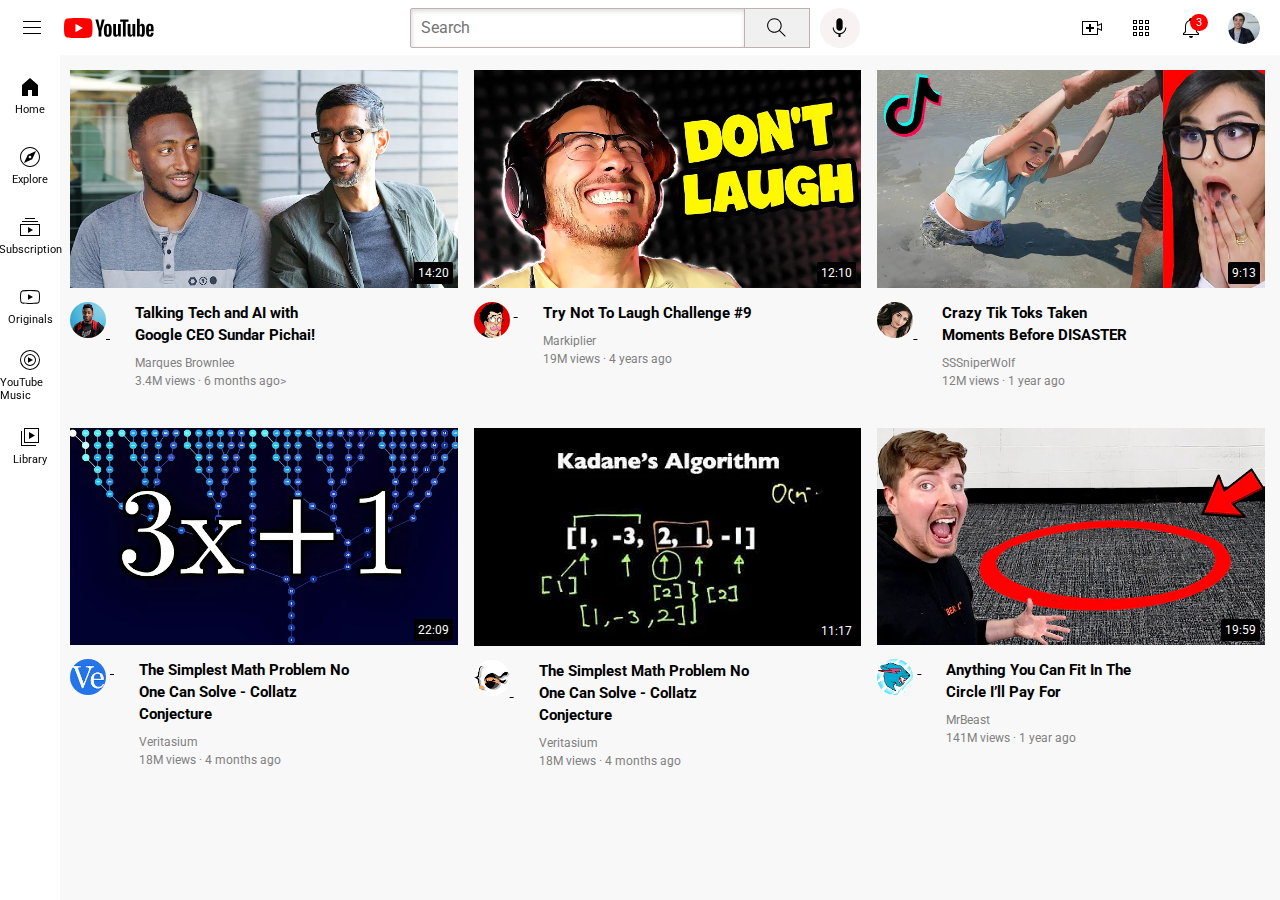
<file: index.html>
<!DOCTYPE html>
<html>
    <head>
        <title>youtube.com Clone</title>
        <link rel="preconnect" href="https://fonts.googleapis.com">
<link rel="preconnect" href="https://fonts.gstatic.com" crossorigin>
<link href="https://fonts.googleapis.com/css2?family=Roboto:ital,wght@0,400;1,500&display=swap" rel="stylesheet">
    <style>
        p {
    font-family: Roboto, Arial;
    margin-top: 0;
    margin-bottom: 0;
    font-size: 14;

       }
       body {
        margin: 0;
       }
 
       .header {
    height: 55px;
    display: flex;
    flex-direction: row;
    justify-content: space-between;
    position: fixed;
    top: 0;
    left: 0;
    right: 0;
    background-color: white;
    z-index: 100px;
       }
.left-section {
    display: flex;
    align-items: center;
}
.hamburger-menu {
    height: 24px;
    margin-left: 20px;
    margin-right: 20px;
}
.youtube-logo {
    height: 20px;
}
.middle-section {
    flex: 1;
    margin-left: 70px;
    margin-right: 35px;
    max-width: 450px;
    display: flex;
    align-items: center;
}
.Search-bar {
 flex: 1;
 height: 36px;
 padding-left: 10px;
 font-size: 16px;
 border: 1px solid rgb(192, 177, 177);
 border-radius: 2px;
 box-shadow: inset 1px 2px 5px rgba(0, 0, 0, 0.15);
 width: 0;
}
.Search-bar::placeholder {
    font-family: Roboto, Arial;
    font-size: 16px;

}
.search-button {
    height: 40px;
    width: 66px;
    background-color: rgb(240, 240, 240);
    border-width: 1px;
    border-style: solid;
    border-color: rgb(192, 177, 177);
    margin-left: -1px;
    margin-right: 10px;
    position: relative;
}
.search-button .tooltip,
.voice-search-button .tooltip,
.upload-icon-container .tooltip,
.youtube-apps-container .tooltip,
.notification-icon-container .tooltip {
    font-family: Roboto, Arial;
    position: absolute;
    background-color: gray;
    color: white;
    padding-top: 4px;
    padding-bottom: 4px;
    padding-left: 4px;
    padding-right: 8px;
    border-radius: 2px;
    font-size: 12px;
    bottom: -30px;
     opacity: 0;
     pointer-events: none;
     white-space: nowrap;
}
.search-button:hover .tooltip,
.voice-search-button:hover .tooltip,
.upload-icon-container:hover .tooltip,
.youtube-apps-container:hover .tooltip,
.notification-icon-container:hover .tooltip {
    opacity: 1;
}
.search-icon {
    height: 25px;
    

    
}

.voice-search-button {
    height: 40px;
    width: 40px;
    border-radius: 20px;
    border: none; 
    background-color: rgb(248, 242, 242) ;
}
.search-button,
.voice-search-button,
.upload-icon-container,
.youtube-apps-container,
.notification-icon-container {
    position: relative;
    display: flex;
    justify-content: center;
    align-items: center;
}
.voice-search-icon {
    height: 25px;
    
}
.right-section {
    width: 180px;
    margin-right: 20px;
    display: flex;
    align-items: center;
    justify-content: space-between;
    flex-shrink: 0;
    
}
.upload-icon {
    height: 24px;
}
.youtube-apps-icon {
  height: 24px;
}
.notification-icon {
  height: 24px;
}
.notification-icon-container {
    position: relative;
}
.notifications-count {
    position: absolute;
    top: -2px;
    right: -5px;
    background-color: red;
    color: white;
    font-family: Roboto, Arial;
    font-size: 11px;
    padding-left: 6px;
    padding-right: 6px;
    padding-top: 2px;
    padding-bottom: 2px;
    border-radius: 10px;
}
.current-user {
  height: 32px;
  border-radius: 16px;
}
.thumbnail {
    width: 100%;      

}

.video-title {
    margin-top: 0;
    font-size: 15px;
    font-weight: bold;
    line-height: 22px;
    margin-bottom: 10px;
}
.video-preview {
    
    
    
}    


.Channel-picture {
    display: inline-block;
    width: 40px;
    border-radius: 50px;
    vertical-align: top;

   
}
.video-info {
    display:inline-block;
    width: 210px;
    vertical-align: top;
    margin-left: 25px;
    
}
.thumbnail-row {
    margin-bottom: 10px;
    position: relative;
}
.video-author {
    font-size: 12px;
    color: gray;
    margin-bottom: 4px;
}
.video-stat {
    font-size: 12px;
    color: gray;
    margin-top: 2px;
}
.profile-picture {
    border-radius: 50px;
    width: 36px;
}
.video-info-grid {
    display: grid;
    grid-template-columns: 1fr 1fr 1fr;
    column-gap: 16px;
    row-gap: 40px;
    text-decoration: underline;

}

@media (max-width: 750px) {
    .video-info-grid {
        grid-template-columns: 1fr 1fr;
    }
}
body {
    margin: 0;
    padding-top: 70px;
    padding-left: 70px;
    padding-right: 15px;
    background-color: rgb(248, 248, 248);
}
.sidebar {
    position: fixed;
    left: 0;
    top: 55px;
    bottom: 0;
    background-color: white;
    width: 60px;
    z-index: 200px;
    padding-top: 5px;
}
.sidebar-link {
    height: 70px;
    display: flex;
    justify-content: center;
    align-items: center;
    flex-direction: column;
    cursor: pointer;
}
.sidebar :hover {
    background-color: lightgray;
}
.sidebar-link  img {
    height: 24px;
    margin-bottom: 4px;
}
.sidebar-link div {
    font-family: Roboto, Arial;
    font-size: 11px;
}
.video-time {
    background-color: black;
    font-family: Roboto, Arial;
    font-size: 12px;
    font-weight: 500px;
    border-radius: 2px;
   padding: 4px;
    color: white;
    position: absolute;
    bottom: 8px;
    right: 5px;
}

    </style>
    </head>
    <body>
        <div class="header">
            <div class="left-section">
                <img class="hamburger-menu" src="Channel-pcture/icon/hamburger-menu.svg">
                <img class="youtube-logo" src="Channel-pcture/icon/youtube-logo.svg">
            </div>
            <div class="middle-section">
                <input class="Search-bar"  type="text" placeholder="Search">
                <button class="search-button">
                   <img class="search-icon" src="Channel-pcture/icon/search.svg"> 
                   <div class="tooltip">Search</div>
                </button>
                <button class="voice-search-button">
                    <img class="voice-search-icon" src="Channel-pcture/icon/voice-search-icon.svg">
                    <div class="tooltip">Search with voice-button</div>
                </button>
            </div>
            <div class="right-section">
                <div class="upload-icon-container"><img class="upload-icon" src="Channel-pcture/icon/upload.svg">
                    <div class="tooltip">Create</div>
                </div>
                <div class="youtube-apps-container">
                 <img class="youtube-apps-icon" src="Channel-pcture/icon/youtube-apps.svg">
                 <div class="tooltip">YouTube apps</div>
                </div>
                
                <div class="notification-icon-container">
                    <div class="notification-icon-container">
                        <img class="notification-icon" src="Channel-pcture/icon/notifications.svg">
                        <div class="tooltip">notifications</div>
                    </div>
                    <div class="notifications-count">3</div>
                </div>
                <img class="current-user" src="Channel-pcture/my-channel.jpeg">
            </div>
        </div>
        <div class="sidebar">
            <div class="sidebar-link">
                <img src="Channel-pcture/icon/home.svg">
                <div>Home</div>
            </div>
            <div class="sidebar-link">
                <img src="Channel-pcture/icon/explore.svg">
                <div>Explore</div>
            </div>
            <div class="sidebar-link">
                <img src="Channel-pcture/icon/subscriptions.svg">
                <div>Subscription</div>
            </div>
            <div class="sidebar-link">
                <img src="Channel-pcture/icon/originals.svg">
                <div>Originals</div>
            </div>
            <div class="sidebar-link">
                <img src="Channel-pcture/icon/youtube-music.svg">
                 <div>YouTube Music</div>
            </div>
            <div class="sidebar-link">
                <img src="Channel-pcture/icon/library.svg">
                <div>Library</div>
            </div>
        </div>
       
        <div class="video-info-grid">
            <div class="video-preview"> 
                <div class="thumbnail-row">
                    <img class="thumbnail" src="Intro-html/thumbnail/thumbnail-1.webp">
                    <div class="video-time">14:20</div>
                </div> 
                    <div class="Channel-pcture">
                        <img class="profile-picture" src="Channel-pcture/channel-1.jpeg"> 
                </vid> 
            
            <div class="video-info">  <p class="video-title">
            Talking Tech and AI with Google CEO Sundar Pichai!</p>
            <p class="video-author">Marques Brownlee</p>
            <p class="video-stat">3.4M views &#183; 6 months ago></p>
            </div>
            </div>
             </div> 
                        
             <div class="video-preview">
            <div class="thumbnail-row">
             <img class="thumbnail" src="Intro-html/thumbnail/thumbnail-2.webp">
             <div class="video-time">12:10</div>
             </div>
            <div class="Channel-picture">
            <img class="profile-picture" src="Channel-pcture/channel-2.jpeg">
            </div>
            <div class="video-info">
             <p class="video-title">
            Try Not To Laugh Challenge #9    </p>
            <p class="video-author">Markiplier</p>
            <p class="video-stat">19M views · 4 years ago</p>
            </div>
            </div> 
               
            <div class="video-preview"> 
                <div class="thumbnail-row">
                    <img class="thumbnail" src="Intro-html/thumbnail/thumbnail-3.webp">
                    <div class="video-time">9:13</div>
                </div> 
                    <div class="Channel-pcture">
                        <img class="profile-picture" src="Channel-pcture/channel-3.jpeg"> 
                </vid> 
                
            <div class="video-info">  <p class="video-title">
                Crazy Tik Toks Taken Moments Before DISASTER</p>
            <p class="video-author">SSSniperWolf</p>
            <p class="video-stat">12M views · 1 year ago</p>
            </div>
            </div>
             </div> 
                        
            
             <div class="video-preview">
            <div class="thumbnail-row">
             <img class="thumbnail" src="Intro-html/thumbnail/thumbnail-4.webp">
             <div class="video-time">22:09</div>
             </div>
            <div class="Channel-picture">
            <img class="profile-picture" src="Channel-pcture/channel-4.jpeg">
            </div>
            <div class="video-info">
             <p class="video-title">
            
The Simplest Math Problem No One Can Solve - Collatz Conjecture</p>
            <p class="video-author">Veritasium</p>
            <p class="video-stat">18M views · 4 months ago</p>
            </div>
            
            </div> 
               
            <div class="video-preview"> 
                <div class="thumbnail-row">
                    <img class="thumbnail" src="Intro-html/thumbnail/thumbnail-5.webp">
                    <div class="video-time">11:17</div>
                </div> 
                    <div class="Channel-pcture">
                        <img class="profile-picture" src="Channel-pcture/channel-5.jpeg"> 
                </vid> 
                
            <div class="video-info">  <p class="video-title">
                The Simplest Math Problem No One Can Solve - Collatz Conjecture</p>
            <p class="video-author">Veritasium</p>
            <p class="video-stat">18M views · 4 months ago</p>
            </div>
            </div>
             </div> 
                        
            
             <div class="video-preview">
            <div class="thumbnail-row">
             <img class="thumbnail" src="Intro-html/thumbnail/thumbnail-6.webp">
             <div class="video-time">19:59</div>
             </div>
            <div class="Channel-picture">
            <img class="profile-picture" src="Channel-pcture/channel-6.jpeg">
            </div>
            <div class="video-info">
             <p class="video-title">
                Anything You Can Fit In The Circle I’ll Pay For </p>
            <p class="video-author">MrBeast</p>
            <p class="video-stat">141M views · 1 year ago</p>
            </div>
            
            </div> 
               
               </div> 
        </div>

 
</body>
</html>
</file>
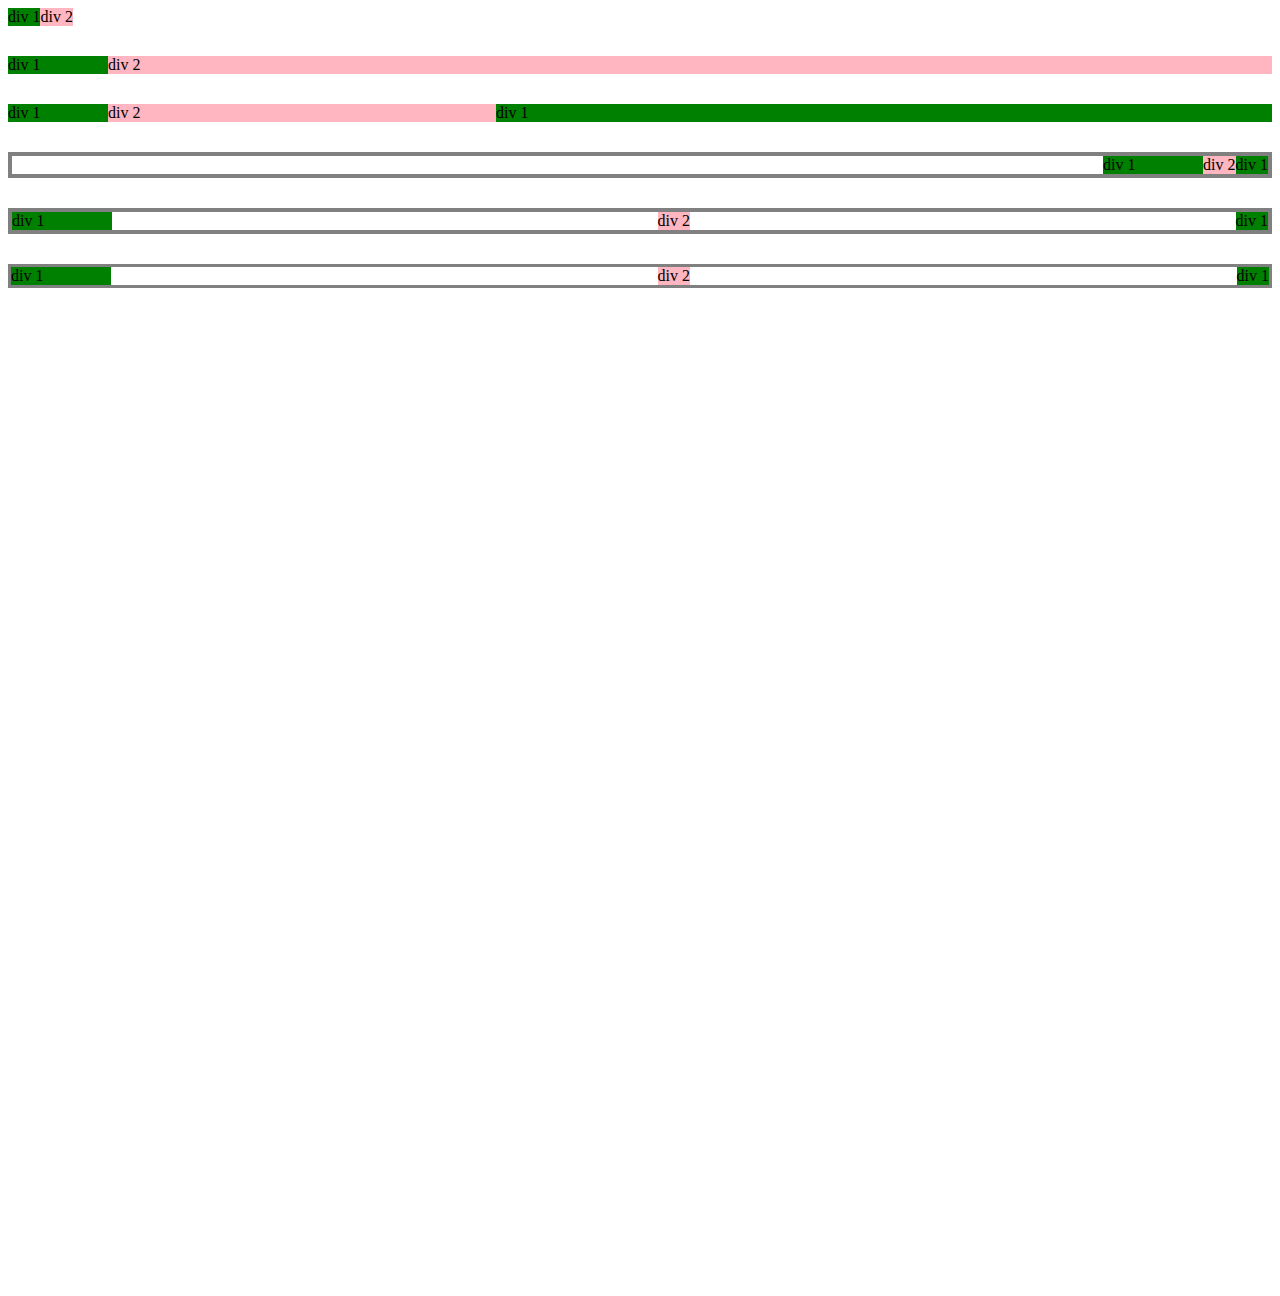
<file: flexbox.html>
<!DOCTYPE html>
<html>
    <head>
        <title>flexbox practice</title>
    </head>
    <body style="padding-bottom: 1000px;">
        <div style="
            display: flex;
            flex-direction: row;">
            <div style="background-color: green;">div 1</div>
            <div style="background-color: lightpink;">div 2</div>
        </div>

        <div style="
        display: flex;
        margin-top: 30px;
        flex-direction: row;">
        <div  style="background-color: green; width: 100px;">div 1</div>
        <div style="background-color: lightpink; flex: 1;">div 2</div>
    </div>

    <div style="
    display: flex;
    margin-top: 30px;
    flex-direction: row;">
    <div  style="background-color: green; width: 100px;">div 1</div>
    <div style="background-color: lightpink; flex: 1;">div 2</div>
    <div  style="background-color: green; flex: 2;">div 1</div>
</div>

<div style="
    display: flex;
    margin-top: 30px;
    justify-content: end;
    border-width: 4px;
    border-style: solid;
    border-color: gray;
    flex-direction: row;">
    <div  style="background-color: green; width: 100px;">div 1</div>
    <div style="background-color: lightpink; width: 100;">div 2</div>
    <div  style="background-color: green; width: 100;">div 1</div>
</div>

<div style="
    display: flex;
    margin-top: 30px;
    justify-content: space-between;
    border-width: 4px;
    border-style: solid;
    border-color: gray;
    flex-direction: row;">
    <div  style="background-color: green; width: 100px;">div 1</div>
    <div style="background-color: lightpink; width: 100;">div 2</div>
    <div  style="background-color: green; width: 100;">div 1</div>
</div>

<div style="
    display: flex;
    margin-top: 30px;
    justify-content: space-between;
    align-items: end;
    border-width: 3px;
    border-style: solid;
    border-color: gray;
    flex-direction: row;">
    <div  style="background-color: green; width: 100px;">div 1</div>
    <div style="background-color: lightpink; width: 100;">div 2</div>
    <div  style="background-color: green; width: 100;">div 1</div>
</div>
    </body>
</html>
</file>
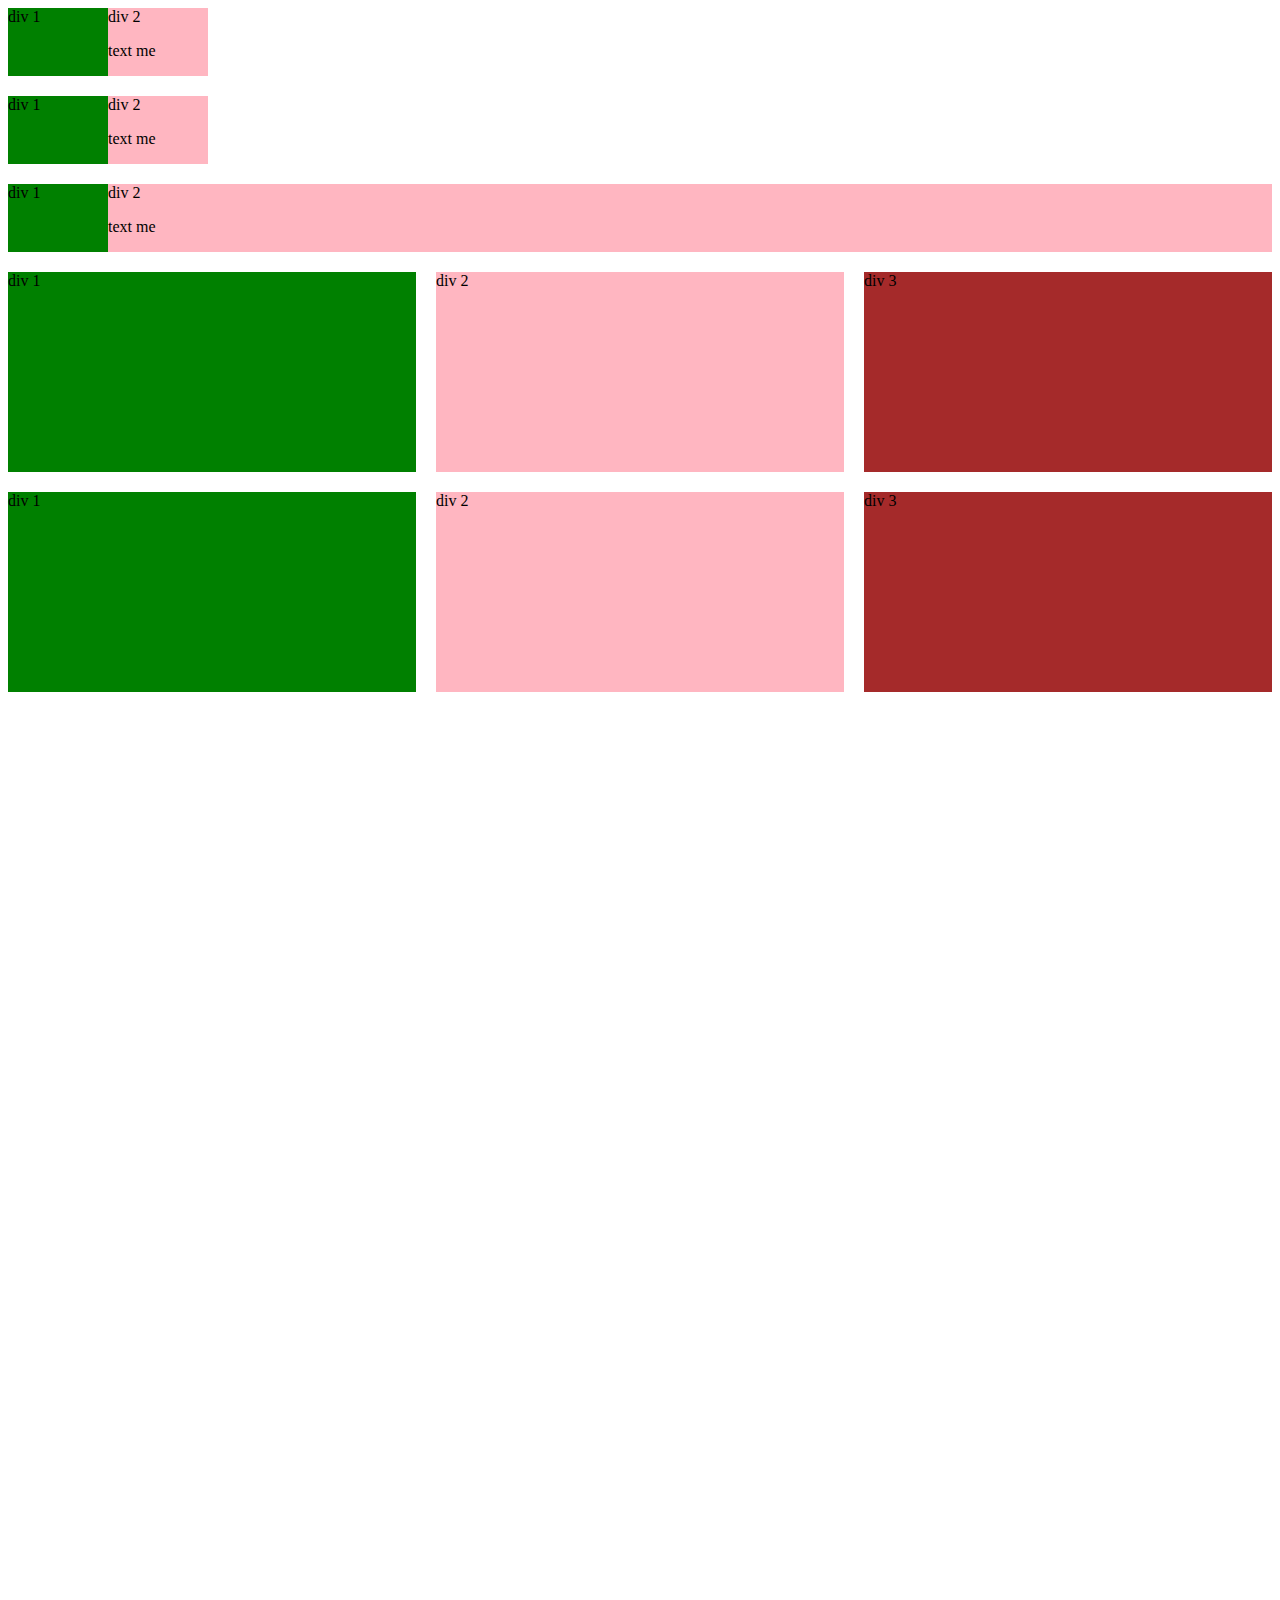
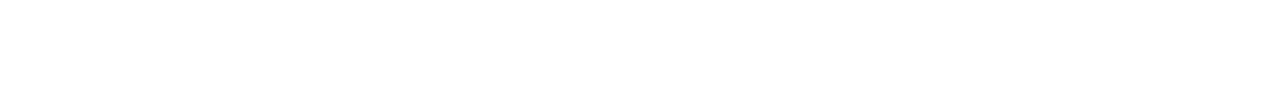
<file: grid.html>
<!DOCTYPE html>
<html>
    <head>
        <title>Gride exercise</title>
    </head>
    <body style="padding-bottom: 1000px;">
        <div style="
        display: grid; 
        grid-template-columns: 100px 100px;
        ">
            <div style="background-color: green;">div 1</div>
            <div style="background-color: lightpink;">div 2
            <p>text me</p></div>
        </div>
        <div style="display: grid; 
        grid-template-columns: 100px 100px; 
        margin-top: 20px;
        ">
            <div style="background-color: green;">div 1</div>
            <div style="background-color: lightpink;">div 2
            <p>text me</p></div>
        </div>
        <div style="display: grid; 
        grid-template-columns: 100px 1fr; 
        margin-top: 20px;
        ">
            <div style="background-color: green;">div 1</div>
            <div style="background-color: lightpink;">div 2
            <p>text me</p></div>
        </div>

        <div style="display: grid; 
        grid-template-columns: 1fr 1fr 1fr;
        height: 200px;
        column-gap: 20px;
        margin-top: 20px">
            <div style="background-color: green;">div 1</div>
            <div style="background-color: lightpink;">div 2</div>
            <div style="background-color: brown;">div 3</div>
        </div>
        <div style="display: grid; 
        grid-template-columns: 1fr 1fr 1fr;
        height: 200px;
        column-gap: 20px;
        margin-top: 20px">
            <div style="background-color: green;">div 1</div>
            <div style="background-color: lightpink;">div 2</div>
            <div style="background-color: brown;">div 3</div>
        </div>


    </body>
</html>
</file>
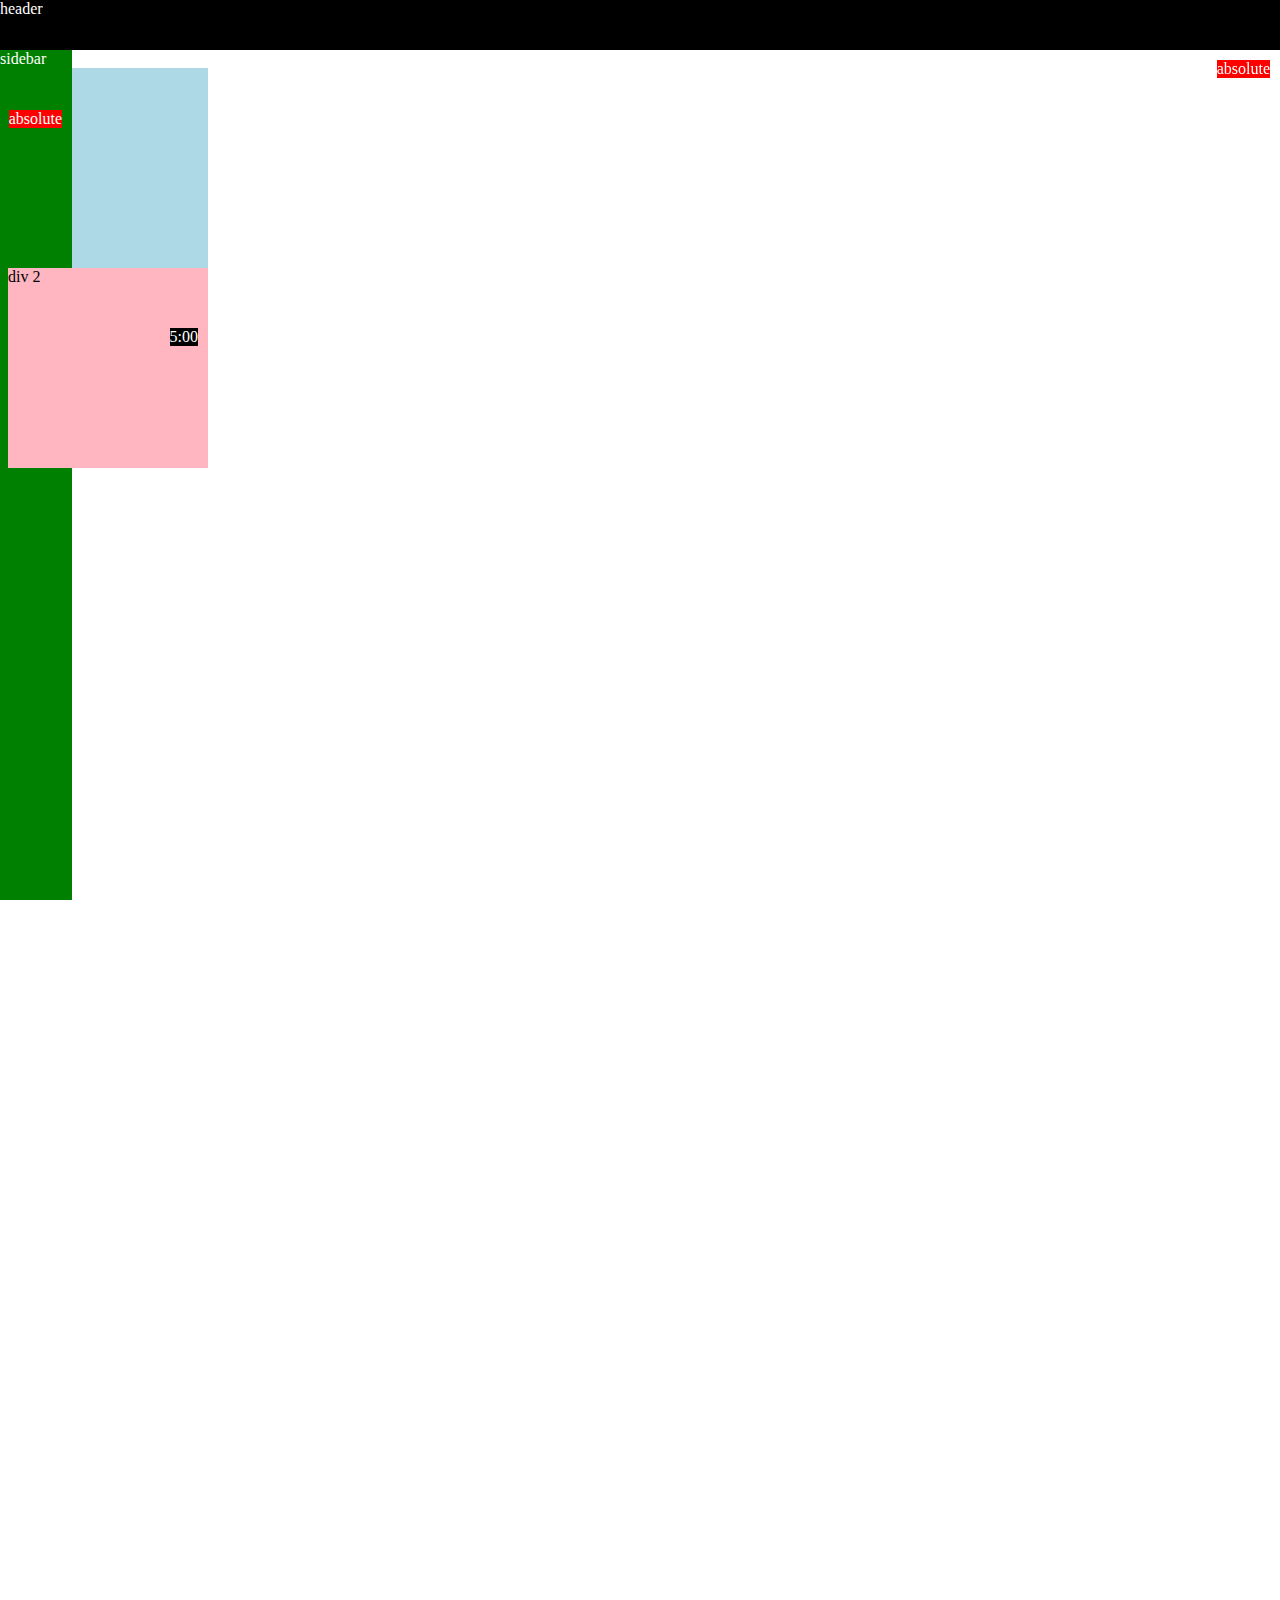
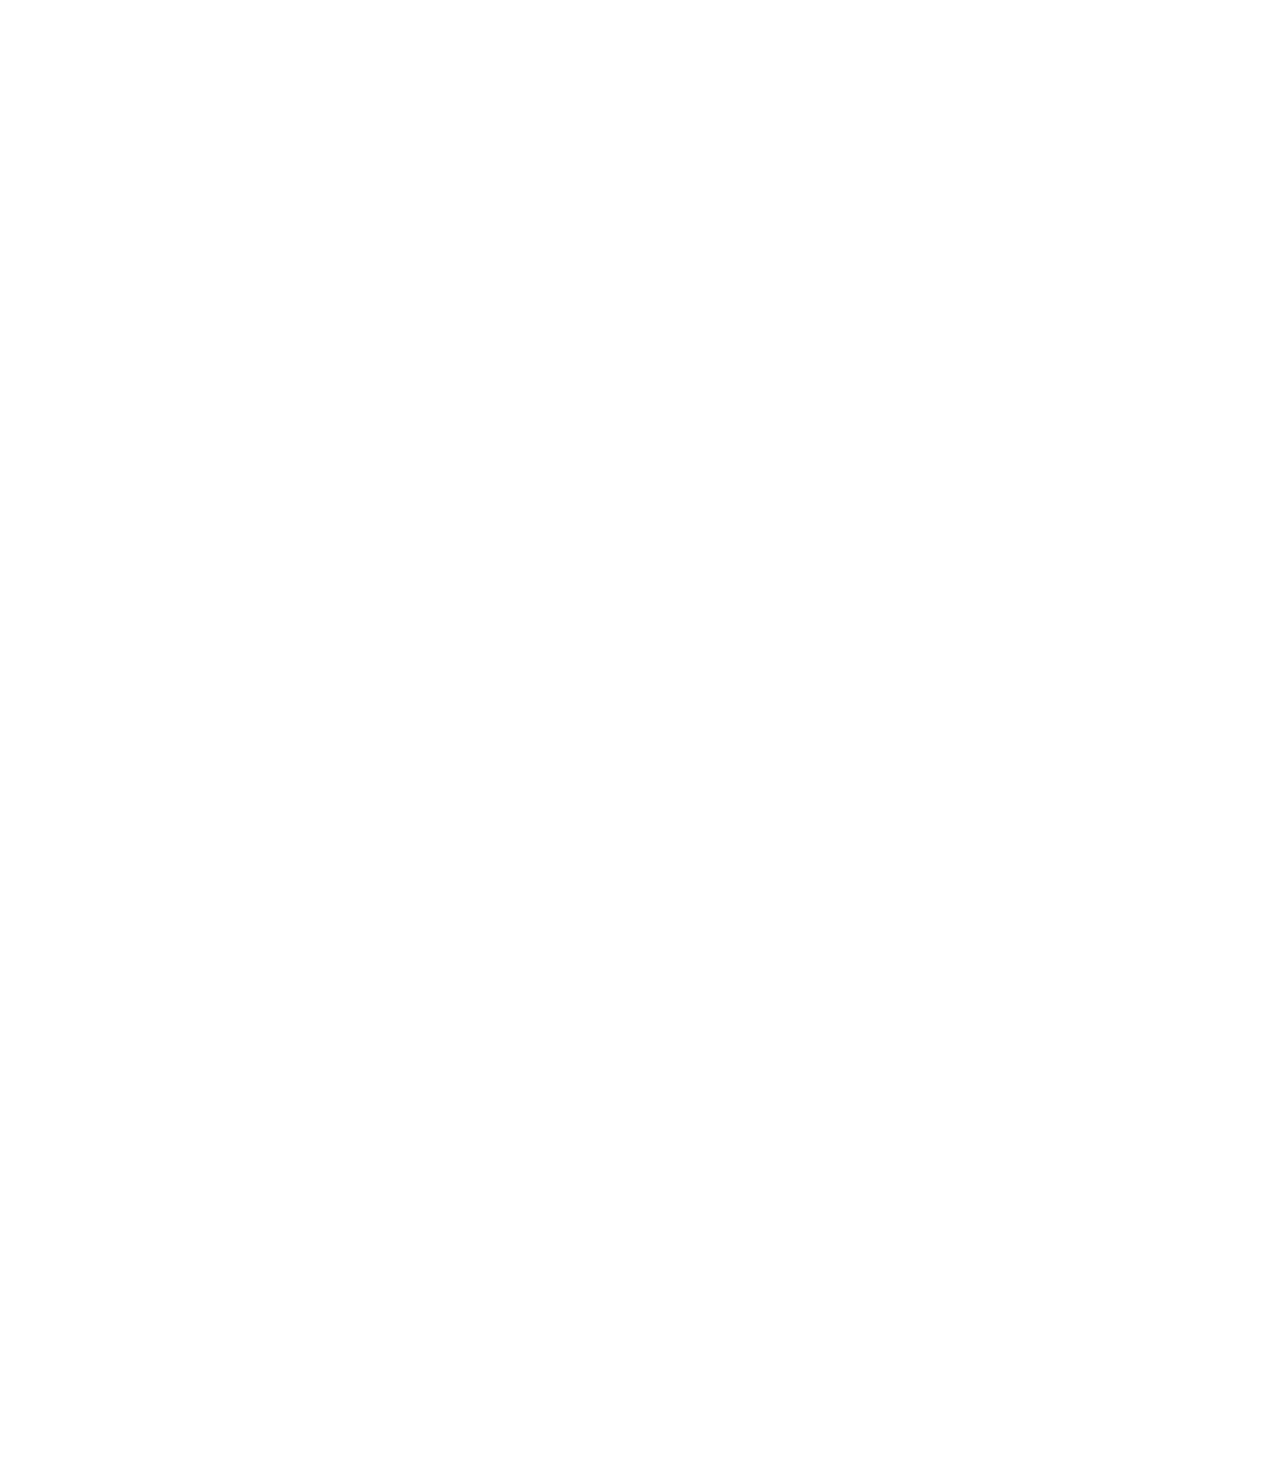
<file: position.html>
<!DOCTYPE html>
<html>
    <head>
        <title>Position practice</title>
    </head>
    <body style="height: 3000px;
    padding-top: 60px;">
        <div style="background-color: black; color: white;
        position: fixed;
        top: 0;
        left: 0;
        right: 0;
        height: 50px;
        ">header</div>

     <div style="position: absolute;
       background-color: red;
        color: white;
         top: 60px; right: 10px;
         ">
          absolute
        </div>
        <div style="background-color: green; color: white;
        position: fixed;
        left: 0;
        bottom: 0;
        top: 50px;
        width: 72px;
        ">sidebar
        <div style="position: absolute;
        background-color: red;
         color: white;
          top: 60px; right: 10px;
          ">
           absolute
         </div>

        </div>
       
        <div style="background-color: lightblue; 
        height: 200px; width: 200px;
        ">div 1</div>
        <div style="background-color: lightpink;
        height: 200px; width: 200px;
        position: relative;
        "> <div style="position: absolute;
       background-color: black;
        color: white;
         top: 60px; right: 10px;
         ">
          5:00
        </div> 
        div 2</div>
    </body>
</html>
</file>
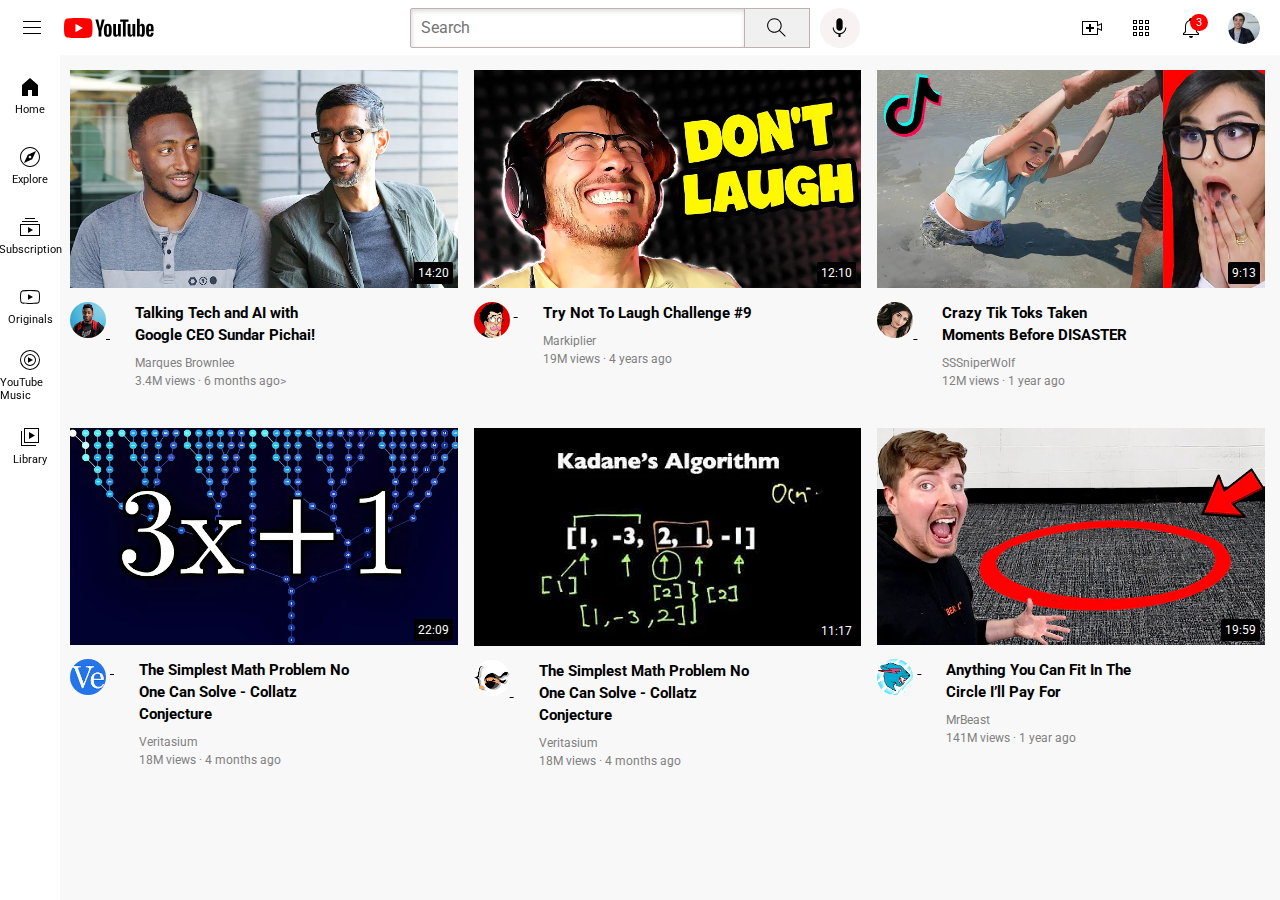
<file: youtube.html>
<!DOCTYPE html>
<html>
    <head>
        <title>youtube.com Clone</title>
        <link rel="preconnect" href="https://fonts.googleapis.com">
<link rel="preconnect" href="https://fonts.gstatic.com" crossorigin>
<link href="https://fonts.googleapis.com/css2?family=Roboto:ital,wght@0,400;1,500&display=swap" rel="stylesheet">
    <style>
        p {
    font-family: Roboto, Arial;
    margin-top: 0;
    margin-bottom: 0;
    font-size: 14;

       }
       body {
        margin: 0;
       }
 
       .header {
    height: 55px;
    display: flex;
    flex-direction: row;
    justify-content: space-between;
    position: fixed;
    top: 0;
    left: 0;
    right: 0;
    background-color: white;
    z-index: 100px;
       }
.left-section {
    display: flex;
    align-items: center;
}
.hamburger-menu {
    height: 24px;
    margin-left: 20px;
    margin-right: 20px;
}
.youtube-logo {
    height: 20px;
}
.middle-section {
    flex: 1;
    margin-left: 70px;
    margin-right: 35px;
    max-width: 450px;
    display: flex;
    align-items: center;
}
.Search-bar {
 flex: 1;
 height: 36px;
 padding-left: 10px;
 font-size: 16px;
 border: 1px solid rgb(192, 177, 177);
 border-radius: 2px;
 box-shadow: inset 1px 2px 5px rgba(0, 0, 0, 0.15);
 width: 0;
}
.Search-bar::placeholder {
    font-family: Roboto, Arial;
    font-size: 16px;

}
.search-button {
    height: 40px;
    width: 66px;
    background-color: rgb(240, 240, 240);
    border-width: 1px;
    border-style: solid;
    border-color: rgb(192, 177, 177);
    margin-left: -1px;
    margin-right: 10px;
    position: relative;
}
.search-button .tooltip,
.voice-search-button .tooltip,
.upload-icon-container .tooltip,
.youtube-apps-container .tooltip,
.notification-icon-container .tooltip {
    font-family: Roboto, Arial;
    position: absolute;
    background-color: gray;
    color: white;
    padding-top: 4px;
    padding-bottom: 4px;
    padding-left: 4px;
    padding-right: 8px;
    border-radius: 2px;
    font-size: 12px;
    bottom: -30px;
     opacity: 0;
     pointer-events: none;
     white-space: nowrap;
}
.search-button:hover .tooltip,
.voice-search-button:hover .tooltip,
.upload-icon-container:hover .tooltip,
.youtube-apps-container:hover .tooltip,
.notification-icon-container:hover .tooltip {
    opacity: 1;
}
.search-icon {
    height: 25px;
    

    
}

.voice-search-button {
    height: 40px;
    width: 40px;
    border-radius: 20px;
    border: none; 
    background-color: rgb(248, 242, 242) ;
}
.search-button,
.voice-search-button,
.upload-icon-container,
.youtube-apps-container,
.notification-icon-container {
    position: relative;
    display: flex;
    justify-content: center;
    align-items: center;
}
.voice-search-icon {
    height: 25px;
    
}
.right-section {
    width: 180px;
    margin-right: 20px;
    display: flex;
    align-items: center;
    justify-content: space-between;
    flex-shrink: 0;
    
}
.upload-icon {
    height: 24px;
}
.youtube-apps-icon {
  height: 24px;
}
.notification-icon {
  height: 24px;
}
.notification-icon-container {
    position: relative;
}
.notifications-count {
    position: absolute;
    top: -2px;
    right: -5px;
    background-color: red;
    color: white;
    font-family: Roboto, Arial;
    font-size: 11px;
    padding-left: 6px;
    padding-right: 6px;
    padding-top: 2px;
    padding-bottom: 2px;
    border-radius: 10px;
}
.current-user {
  height: 32px;
  border-radius: 16px;
}
.thumbnail {
    width: 100%;      

}

.video-title {
    margin-top: 0;
    font-size: 15px;
    font-weight: bold;
    line-height: 22px;
    margin-bottom: 10px;
}
.video-preview {
    
    
    
}    


.Channel-picture {
    display: inline-block;
    width: 40px;
    border-radius: 50px;
    vertical-align: top;

   
}
.video-info {
    display:inline-block;
    width: 210px;
    vertical-align: top;
    margin-left: 25px;
    
}
.thumbnail-row {
    margin-bottom: 10px;
    position: relative;
}
.video-author {
    font-size: 12px;
    color: gray;
    margin-bottom: 4px;
}
.video-stat {
    font-size: 12px;
    color: gray;
    margin-top: 2px;
}
.profile-picture {
    border-radius: 50px;
    width: 36px;
}
.video-info-grid {
    display: grid;
    grid-template-columns: 1fr 1fr 1fr;
    column-gap: 16px;
    row-gap: 40px;
    text-decoration: underline;

}

@media (max-width: 750px) {
    .video-info-grid {
        grid-template-columns: 1fr 1fr;
    }
}
body {
    margin: 0;
    padding-top: 70px;
    padding-left: 70px;
    padding-right: 15px;
    background-color: rgb(248, 248, 248);
}
.sidebar {
    position: fixed;
    left: 0;
    top: 55px;
    bottom: 0;
    background-color: white;
    width: 60px;
    z-index: 200px;
    padding-top: 5px;
}
.sidebar-link {
    height: 70px;
    display: flex;
    justify-content: center;
    align-items: center;
    flex-direction: column;
    cursor: pointer;
}
.sidebar :hover {
    background-color: lightgray;
}
.sidebar-link  img {
    height: 24px;
    margin-bottom: 4px;
}
.sidebar-link div {
    font-family: Roboto, Arial;
    font-size: 11px;
}
.video-time {
    background-color: black;
    font-family: Roboto, Arial;
    font-size: 12px;
    font-weight: 500px;
    border-radius: 2px;
   padding: 4px;
    color: white;
    position: absolute;
    bottom: 8px;
    right: 5px;
}

    </style>
    </head>
    <body>
        <div class="header">
            <div class="left-section">
                <img class="hamburger-menu" src="Channel-pcture/icon/hamburger-menu.svg">
                <img class="youtube-logo" src="Channel-pcture/icon/youtube-logo.svg">
            </div>
            <div class="middle-section">
                <input class="Search-bar"  type="text" placeholder="Search">
                <button class="search-button">
                   <img class="search-icon" src="Channel-pcture/icon/search.svg"> 
                   <div class="tooltip">Search</div>
                </button>
                <button class="voice-search-button">
                    <img class="voice-search-icon" src="Channel-pcture/icon/voice-search-icon.svg">
                    <div class="tooltip">Search with voice-button</div>
                </button>
            </div>
            <div class="right-section">
                <div class="upload-icon-container"><img class="upload-icon" src="Channel-pcture/icon/upload.svg">
                    <div class="tooltip">Create</div>
                </div>
                <div class="youtube-apps-container">
                 <img class="youtube-apps-icon" src="Channel-pcture/icon/youtube-apps.svg">
                 <div class="tooltip">YouTube apps</div>
                </div>
                
                <div class="notification-icon-container">
                    <div class="notification-icon-container">
                        <img class="notification-icon" src="Channel-pcture/icon/notifications.svg">
                        <div class="tooltip">notifications</div>
                    </div>
                    <div class="notifications-count">3</div>
                </div>
                <img class="current-user" src="Channel-pcture/my-channel.jpeg">
            </div>
        </div>
        <div class="sidebar">
            <div class="sidebar-link">
                <img src="Channel-pcture/icon/home.svg">
                <div>Home</div>
            </div>
            <div class="sidebar-link">
                <img src="Channel-pcture/icon/explore.svg">
                <div>Explore</div>
            </div>
            <div class="sidebar-link">
                <img src="Channel-pcture/icon/subscriptions.svg">
                <div>Subscription</div>
            </div>
            <div class="sidebar-link">
                <img src="Channel-pcture/icon/originals.svg">
                <div>Originals</div>
            </div>
            <div class="sidebar-link">
                <img src="Channel-pcture/icon/youtube-music.svg">
                 <div>YouTube Music</div>
            </div>
            <div class="sidebar-link">
                <img src="Channel-pcture/icon/library.svg">
                <div>Library</div>
            </div>
        </div>
       
        <div class="video-info-grid">
            <div class="video-preview"> 
                <div class="thumbnail-row">
                    <img class="thumbnail" src="Intro-html/thumbnail/thumbnail-1.webp">
                    <div class="video-time">14:20</div>
                </div> 
                    <div class="Channel-pcture">
                        <img class="profile-picture" src="Channel-pcture/channel-1.jpeg"> 
                </vid> 
            
            <div class="video-info">  <p class="video-title">
            Talking Tech and AI with Google CEO Sundar Pichai!</p>
            <p class="video-author">Marques Brownlee</p>
            <p class="video-stat">3.4M views &#183; 6 months ago></p>
            </div>
            </div>
             </div> 
                        
             <div class="video-preview">
            <div class="thumbnail-row">
             <img class="thumbnail" src="Intro-html/thumbnail/thumbnail-2.webp">
             <div class="video-time">12:10</div>
             </div>
            <div class="Channel-picture">
            <img class="profile-picture" src="Channel-pcture/channel-2.jpeg">
            </div>
            <div class="video-info">
             <p class="video-title">
            Try Not To Laugh Challenge #9    </p>
            <p class="video-author">Markiplier</p>
            <p class="video-stat">19M views · 4 years ago</p>
            </div>
            </div> 
               
            <div class="video-preview"> 
                <div class="thumbnail-row">
                    <img class="thumbnail" src="Intro-html/thumbnail/thumbnail-3.webp">
                    <div class="video-time">9:13</div>
                </div> 
                    <div class="Channel-pcture">
                        <img class="profile-picture" src="Channel-pcture/channel-3.jpeg"> 
                </vid> 
                
            <div class="video-info">  <p class="video-title">
                Crazy Tik Toks Taken Moments Before DISASTER</p>
            <p class="video-author">SSSniperWolf</p>
            <p class="video-stat">12M views · 1 year ago</p>
            </div>
            </div>
             </div> 
                        
            
             <div class="video-preview">
            <div class="thumbnail-row">
             <img class="thumbnail" src="Intro-html/thumbnail/thumbnail-4.webp">
             <div class="video-time">22:09</div>
             </div>
            <div class="Channel-picture">
            <img class="profile-picture" src="Channel-pcture/channel-4.jpeg">
            </div>
            <div class="video-info">
             <p class="video-title">
            
The Simplest Math Problem No One Can Solve - Collatz Conjecture</p>
            <p class="video-author">Veritasium</p>
            <p class="video-stat">18M views · 4 months ago</p>
            </div>
            
            </div> 
               
            <div class="video-preview"> 
                <div class="thumbnail-row">
                    <img class="thumbnail" src="Intro-html/thumbnail/thumbnail-5.webp">
                    <div class="video-time">11:17</div>
                </div> 
                    <div class="Channel-pcture">
                        <img class="profile-picture" src="Channel-pcture/channel-5.jpeg"> 
                </vid> 
                
            <div class="video-info">  <p class="video-title">
                The Simplest Math Problem No One Can Solve - Collatz Conjecture</p>
            <p class="video-author">Veritasium</p>
            <p class="video-stat">18M views · 4 months ago</p>
            </div>
            </div>
             </div> 
                        
            
             <div class="video-preview">
            <div class="thumbnail-row">
             <img class="thumbnail" src="Intro-html/thumbnail/thumbnail-6.webp">
             <div class="video-time">19:59</div>
             </div>
            <div class="Channel-picture">
            <img class="profile-picture" src="Channel-pcture/channel-6.jpeg">
            </div>
            <div class="video-info">
             <p class="video-title">
                Anything You Can Fit In The Circle I’ll Pay For </p>
            <p class="video-author">MrBeast</p>
            <p class="video-stat">141M views · 1 year ago</p>
            </div>
            
            </div> 
               
               </div> 
        </div>

 
</body>
</html>
</file>
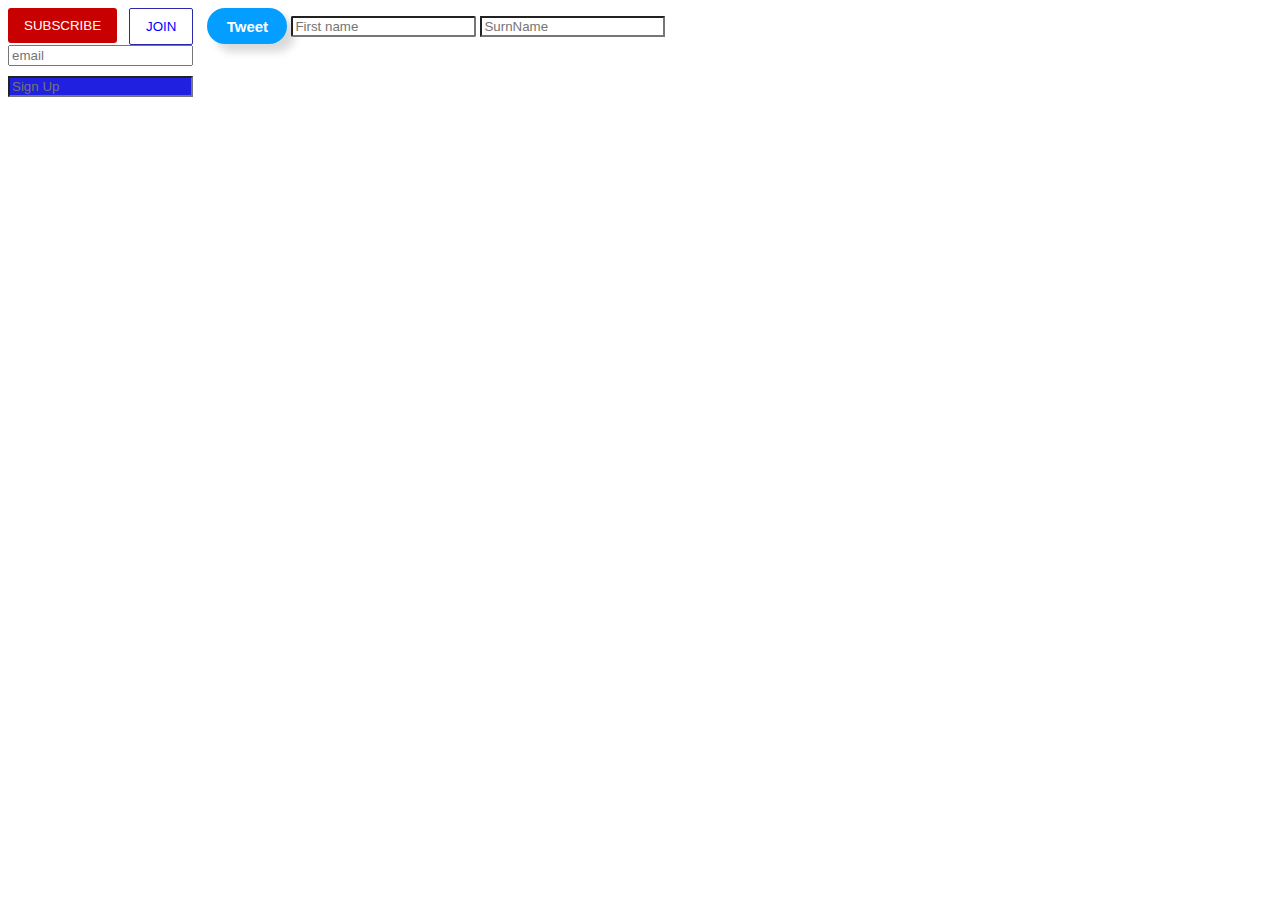
<file: Intro-html/buttons.html>
<!DOCTYPE html>
<html>
    <head>
        <title>Button Practice</title>
        <link rel="stylesheet" href="button.css">
        <style>
            .First {
                border-radius: 2px;
                border-width: 2px;

            }
            .Surname {
                border-width: 2px;

            }
            .Email {
                display: block;
                margin-bottom: 4px;
            }
            .Sign {
                display: block;
                background-color: rgb(32, 32, 224);
                color: white;
                margin-top: 10px;
            }

        </style>
    </head>
    <body>
        <button class="SUBSCRIBE-button">SUBSCRIBE</button>

<button class="JOIN-button">JOIN</button>
<button class="Tweet-button">Tweet</button>
<input class="First" type="text" placeholder="First name">
<input class="Surname" type="text" placeholder="SurnName">
<input class="Email" type="text" placeholder="email">
<input class="Sign" type="text" placeholder="Sign Up">

    </body>
</html>
</file>
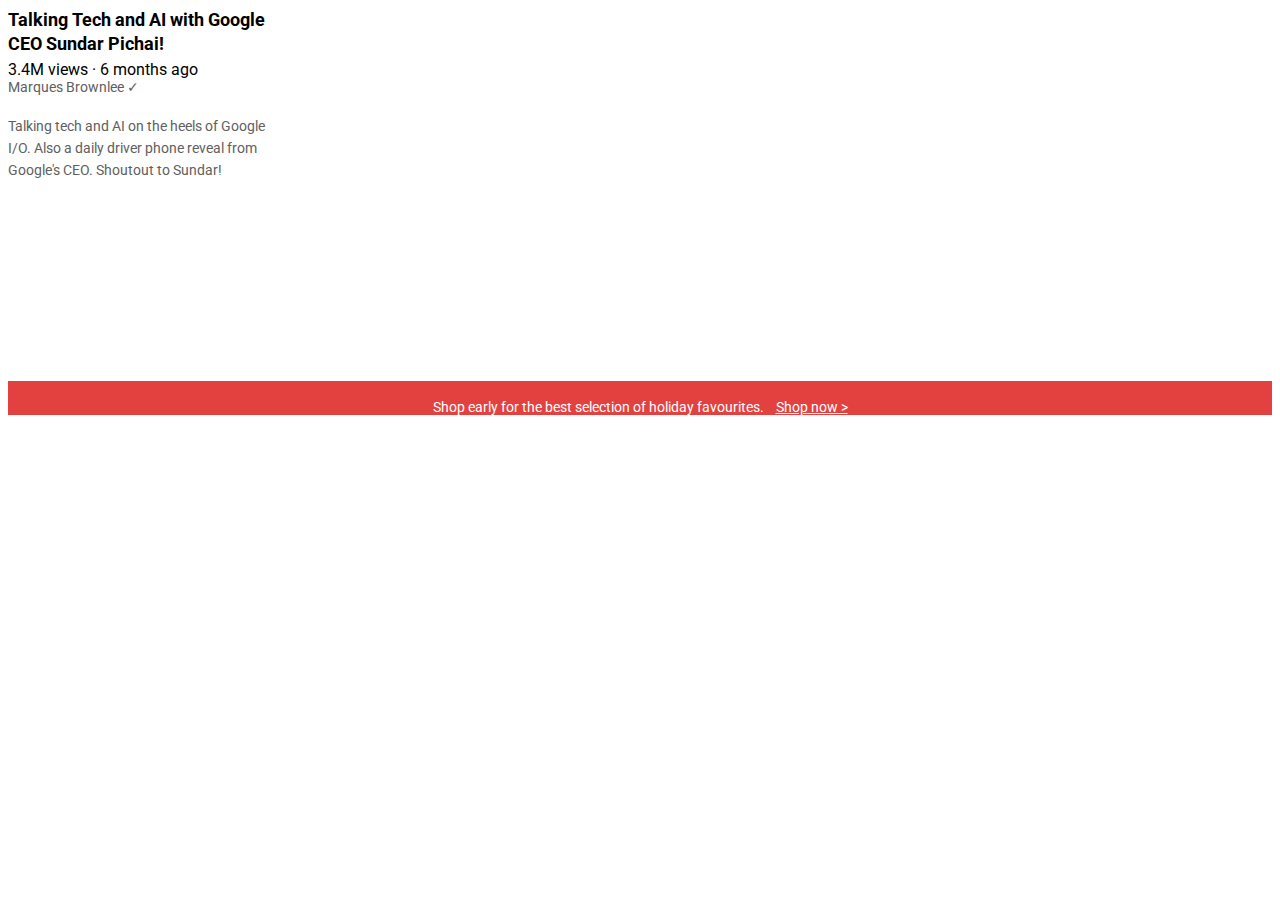
<file: Intro-html/text.html>
<!DOCTYPE html>
<html>
    <head>
        <title>Text Practice</title>

        <link rel="preconnect" href="https://fonts.googleapis.com">
<link rel="preconnect" href="https://fonts.gstatic.com" crossorigin>
<link href="https://fonts.googleapis.com/css2?family=Roboto:wght@700&display=swap" rel="stylesheet">
        <link rel="stylesheet" href="text.css">
    </head>
    <body>
        <p class="video-tittle">Talking Tech and AI with Google CEO Sundar Pichai!
        </p>
        
        <p class="video-stats">3.4M views &#183; 6 months ago</p>
        <p class="video-author">Marques Brownlee &#10003;</p>
        <p class="video-description">Talking tech and AI on the heels of Google I/O. Also a daily driver phone reveal from Google's CEO. Shoutout to Sundar!</p>
        <p class="apple-text">Shop early for the best selection of holiday favourites.<span class="shop-link">Shop now ></span> 
        </p>

    </body>
</html>
</file>
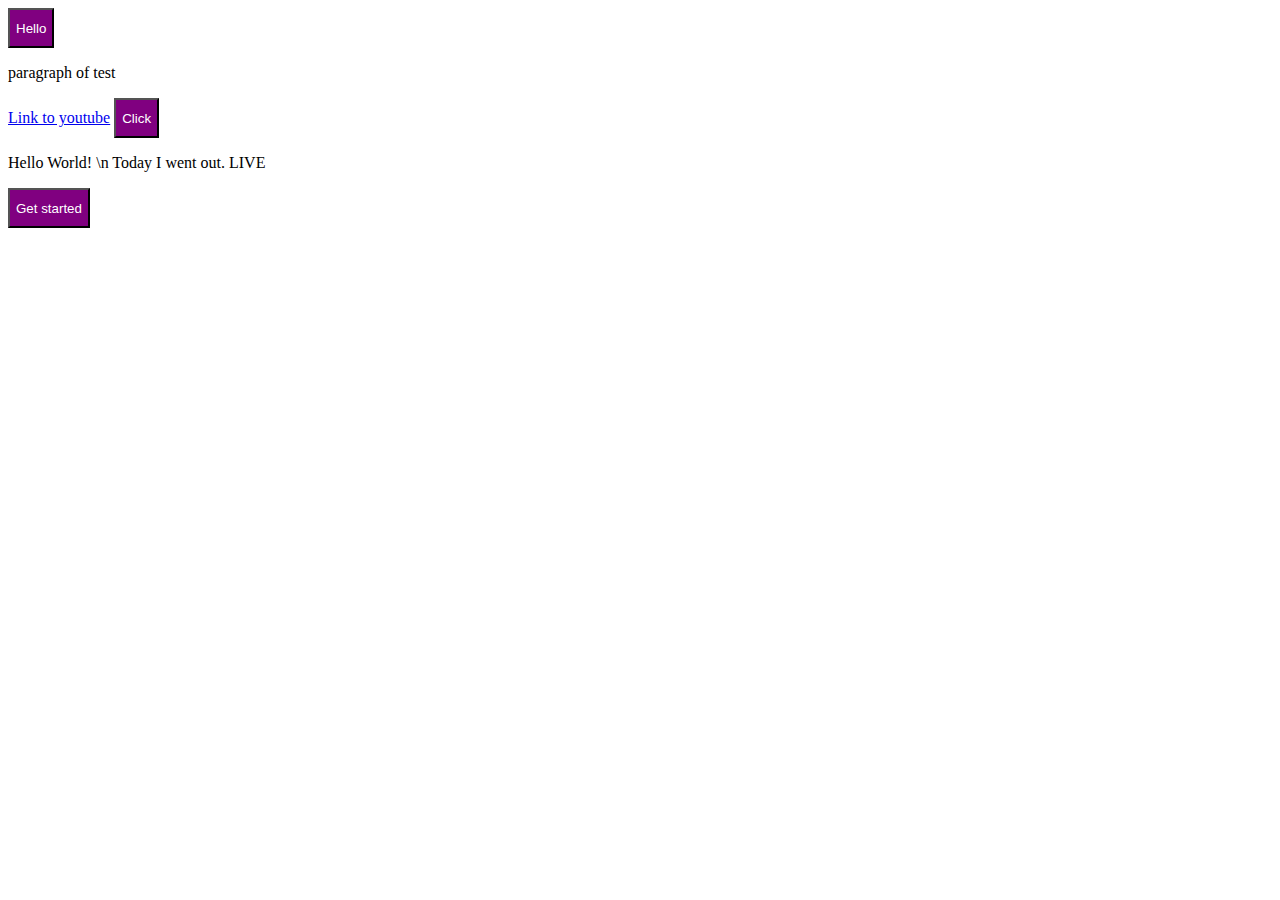
<file: Intro-html/website.html>
<!DOCTYPE html>
<html>
  <head>
    <title>My first website</title>
  </head>
  <body><button>Hello</button>
    <p>paragraph of test</p>
    <a href="https://www.youtube.com/" target="_blank">Link to youtube</a>
    <button>Click</button>
    <p>Hello World! \n Today I went out. LIVE
    </p></body>
</html>





<style>
  button {
    background-color: purple;
    color: white;
    height: 40px;
    width: 80;
      }
</style>

<button>Get started</button>
</file>
<file: Intro-html/button.css>
.SUBSCRIBE-button {
    background-color: rgb(200, 0, 0);
    color: white;
    border: none;
    border-radius: 3px;
    cursor: pointer;
    margin-right: 8px;
    transition: opacity 1s;
    padding-top: 10px;
    padding-bottom: 10px;
    padding-left: 16px;
    padding-right: 16px;
    vertical-align: top;

}
.SUBSCRIBE-button :hover {
  opacity: 0.7;
}
.SUBSCRIBE-button :active {
   opacity: 0.3;
}



.JOIN-button {
   background-color: white;
   border-color: rgb(41, 41, 172);
   border-style: solid;
   border-width: 1px;
   color: blue;
   border-radius: 2px;
   cursor: pointer;
   margin-right: 10px;
   padding-top: 10px;
    padding-bottom: 10px;
    padding-left: 16px;
    padding-right: 16px;
  
}

.JOIN-button :hover {
    background-color: blue;
    color: white;
}
.Tweet-button {
    background-color: rgb(3, 158, 255);
    color: white;
    border: none;
    height: 36px;
    width: 80px;
    border-radius: 18px;
    font-weight: bold;
    font-size: 15px;
    cursor: pointer;
    box-shadow: 8px 8px 8px rgba(0, 0, 0, 0.15);
    vertical-align: top;
}
</file>
<file: Intro-html/text.css>
p {
        font-family: Roboto;
        margin-top: 0;
        margin-bottom: 0;
    }
    .video-tittle {
       font-weight: bold;
       width: 280px;
       font-size: 18px; 
       line-height: 24px;
       margin-bottom: 4px;
    }
    .video-stat {
        color:#606060;
        font-size: 14px;
        margin-bottom: 5px;
    }
    .video-author {
        font-size: 14px;
        color: #606060;
        margin-bottom: 20px;
    }
    .video-description {
        font-size: 14px;
        color: #606060;
        width: 280px;
        line-height: 22px;
        margin-bottom: 200px;
    }
    .apple-text {
        margin-bottom: 50px;
        font-size: 14px;
        background-color: rgb(227, 65, 64);
        color: white;
        text-align: center;
        padding-top: 18px;
        padding-top: 18px;
    }
    .shop-link {
        cursor: pointer;
        text-decoration: underline;
        margin-left: 12px;
    }
    .shop-link :hover {
        text-decoration: underline;

    }
</file>
